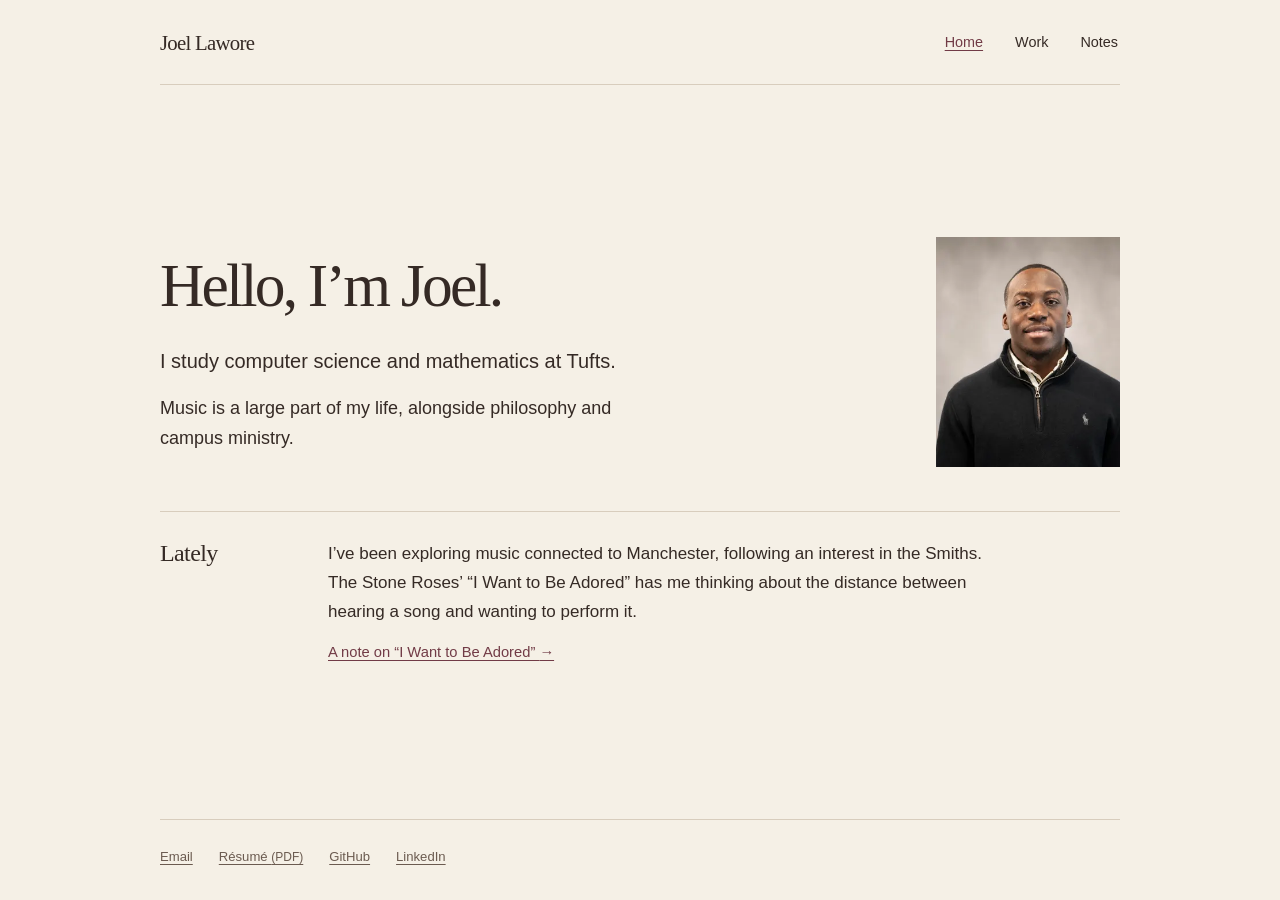
<file: index.html>
<!doctype html>
<html lang="en">
<head>
  <meta charset="utf-8">
  <meta name="viewport" content="width=device-width, initial-scale=1">
  <meta name="description" content="Joel Lawore’s home on the web. Computer science and mathematics at Tufts, selected work, and notes on music and other interests.">
  <meta name="theme-color" content="#f5f0e6">
  <title>Joel Lawore</title>
  <link rel="icon" href="assets/favicon.svg" type="image/svg+xml">
  <link rel="stylesheet" href="styles.css">
</head>
<body class="home">
  <a class="skip-link" href="#main">Skip to content</a>
  <header class="site-header shell">
    <a class="brand" href="index.html">Joel Lawore</a>
    <nav class="nav" aria-label="Primary navigation">
      <a href="index.html" aria-current="page">Home</a>
      <a href="work.html">Work</a>
      <a href="notes.html">Notes</a>
    </nav>
  </header>
  <main id="main" class="shell" tabindex="-1">
    <div class="home-content">
      <div class="home-intro">
        <div class="intro-copy">
          <h1>Hello, I’m Joel.</h1>
          <p class="home-lede">I study computer science and mathematics at Tufts.</p>
          <p>Music is a large part of my life, alongside philosophy and campus ministry.</p>
        </div>
        <img class="portrait" src="assets/joel-lawore-320.webp" srcset="assets/joel-lawore-320.webp 320w, assets/joel-lawore-640.webp 640w" sizes="(max-width: 700px) 144px, 184px" width="320" height="400" alt="Joel Lawore" fetchpriority="high" decoding="async">
      </div>
      <section class="lately" aria-labelledby="lately">
        <h2 id="lately">Lately</h2>
        <div>
          <p>I’ve been exploring music connected to Manchester, following an interest in the Smiths. The Stone Roses’ “I Want to Be Adored” has me thinking about the distance between hearing a song and wanting to perform it.</p>
          <a class="text-link" href="notes/i-want-to-be-adored.html">A note on “I Want to Be Adored” <span aria-hidden="true">→</span></a>
        </div>
      </section>
    </div>
  </main>
  <footer class="site-footer shell">
    <nav class="footer-links" aria-label="Contact and profiles">
      <a href="mailto:joellawore@gmail.com">Email</a>
      <a href="assets/joel-lawore-resume.pdf">Résumé <span class="file-type">(PDF)</span></a>
      <a href="https://github.com/joellawore" rel="me">GitHub</a>
      <a href="https://www.linkedin.com/in/joellawore" rel="me">LinkedIn</a>
    </nav>
  </footer>
</body>
</html>
</file>
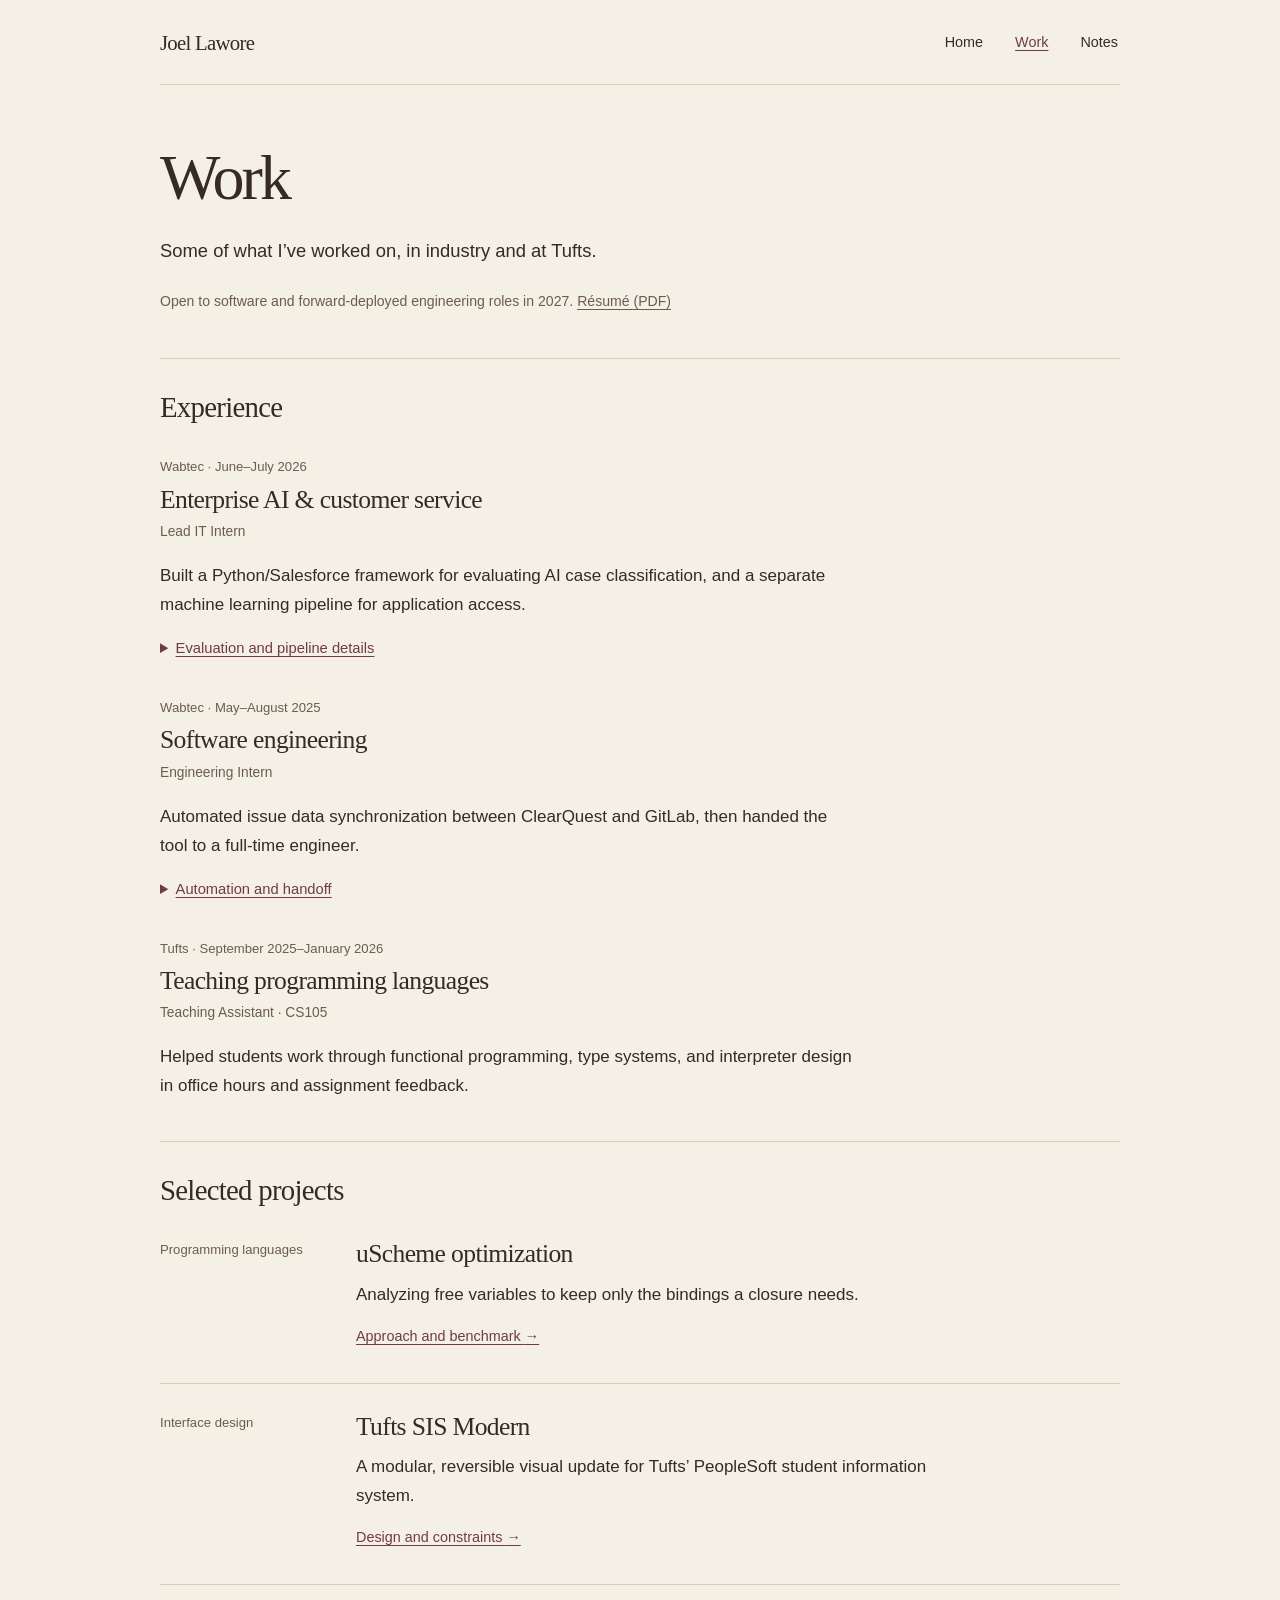
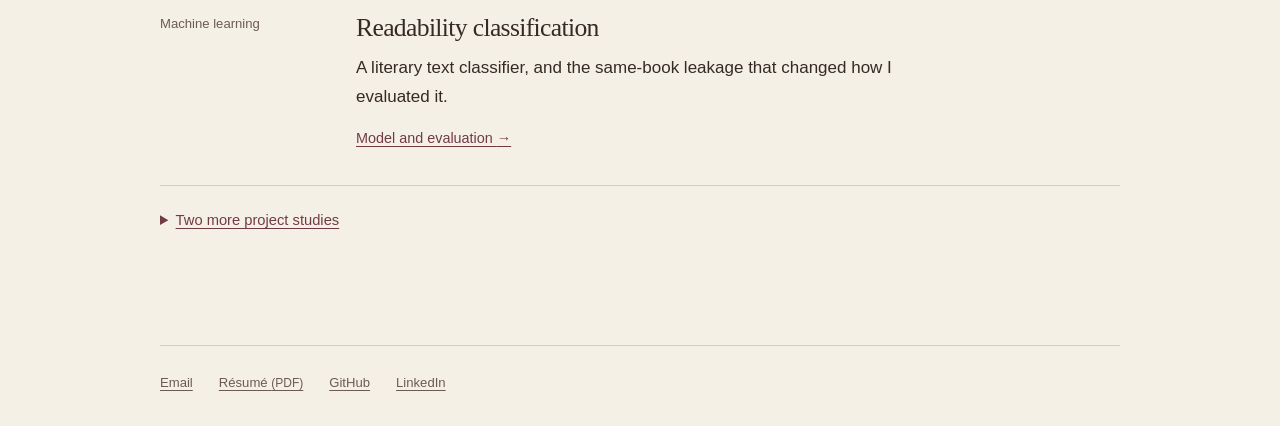
<file: about.html>
<!doctype html>
<html lang="en">
<head>
  <meta charset="utf-8">
  <meta name="viewport" content="width=device-width, initial-scale=1">
  <meta http-equiv="refresh" content="0; url=work.html#experience">
  <meta name="robots" content="noindex">
  <link rel="canonical" href="https://joellawore.com/work.html">
  <title>Continue to Work — Joel Lawore</title>
  <link rel="stylesheet" href="styles.css">
</head>
<body>
  <main class="shell page-intro"><h1>Work</h1><p class="lede">Experience and teaching have moved to <a href="work.html#experience">Work</a>.</p></main>
</body>
</html>
</file>
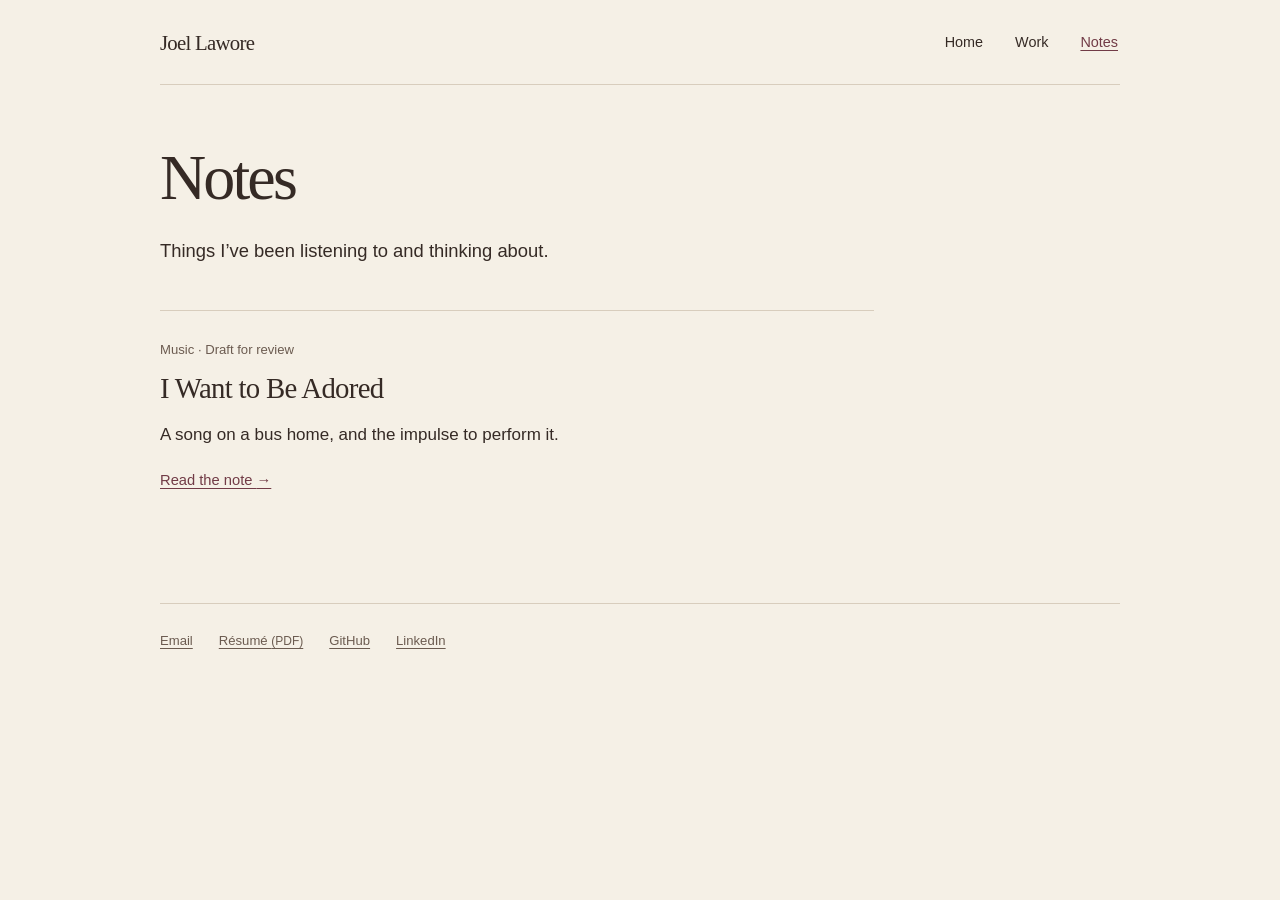
<file: notes.html>
<!doctype html>
<html lang="en">
<head>
  <meta charset="utf-8">
  <meta name="viewport" content="width=device-width, initial-scale=1">
  <meta name="description" content="Short notes by Joel Lawore on music and things that hold his attention.">
  <meta name="theme-color" content="#f5f0e6">
  <title>Notes — Joel Lawore</title>
  <link rel="icon" href="assets/favicon.svg" type="image/svg+xml">
  <link rel="stylesheet" href="styles.css">
</head>
<body>
  <a class="skip-link" href="#main">Skip to content</a>
  <header class="site-header shell">
    <a class="brand" href="index.html">Joel Lawore</a>
    <nav class="nav" aria-label="Primary navigation">
      <a href="index.html">Home</a>
      <a href="work.html">Work</a>
      <a href="notes.html" aria-current="page">Notes</a>
    </nav>
  </header>
  <main id="main" class="shell" tabindex="-1">
    <div class="page-intro">
      <h1>Notes</h1>
      <p class="lede">Things I’ve been listening to and thinking about.</p>
    </div>
    <article class="note-entry">
      <p class="entry-meta">Music · Draft for review</p>
      <h2><a href="notes/i-want-to-be-adored.html">I Want to Be Adored</a></h2>
      <p>A song on a bus home, and the impulse to perform it.</p>
      <a class="text-link" href="notes/i-want-to-be-adored.html">Read the note <span aria-hidden="true">→</span></a>
    </article>
  </main>
  <footer class="site-footer shell">
    <nav class="footer-links" aria-label="Contact and profiles">
      <a href="mailto:joellawore@gmail.com">Email</a>
      <a href="assets/joel-lawore-resume.pdf">Résumé <span class="file-type">(PDF)</span></a>
      <a href="https://github.com/joellawore" rel="me">GitHub</a>
      <a href="https://www.linkedin.com/in/joellawore" rel="me">LinkedIn</a>
    </nav>
  </footer>
</body>
</html>
</file>
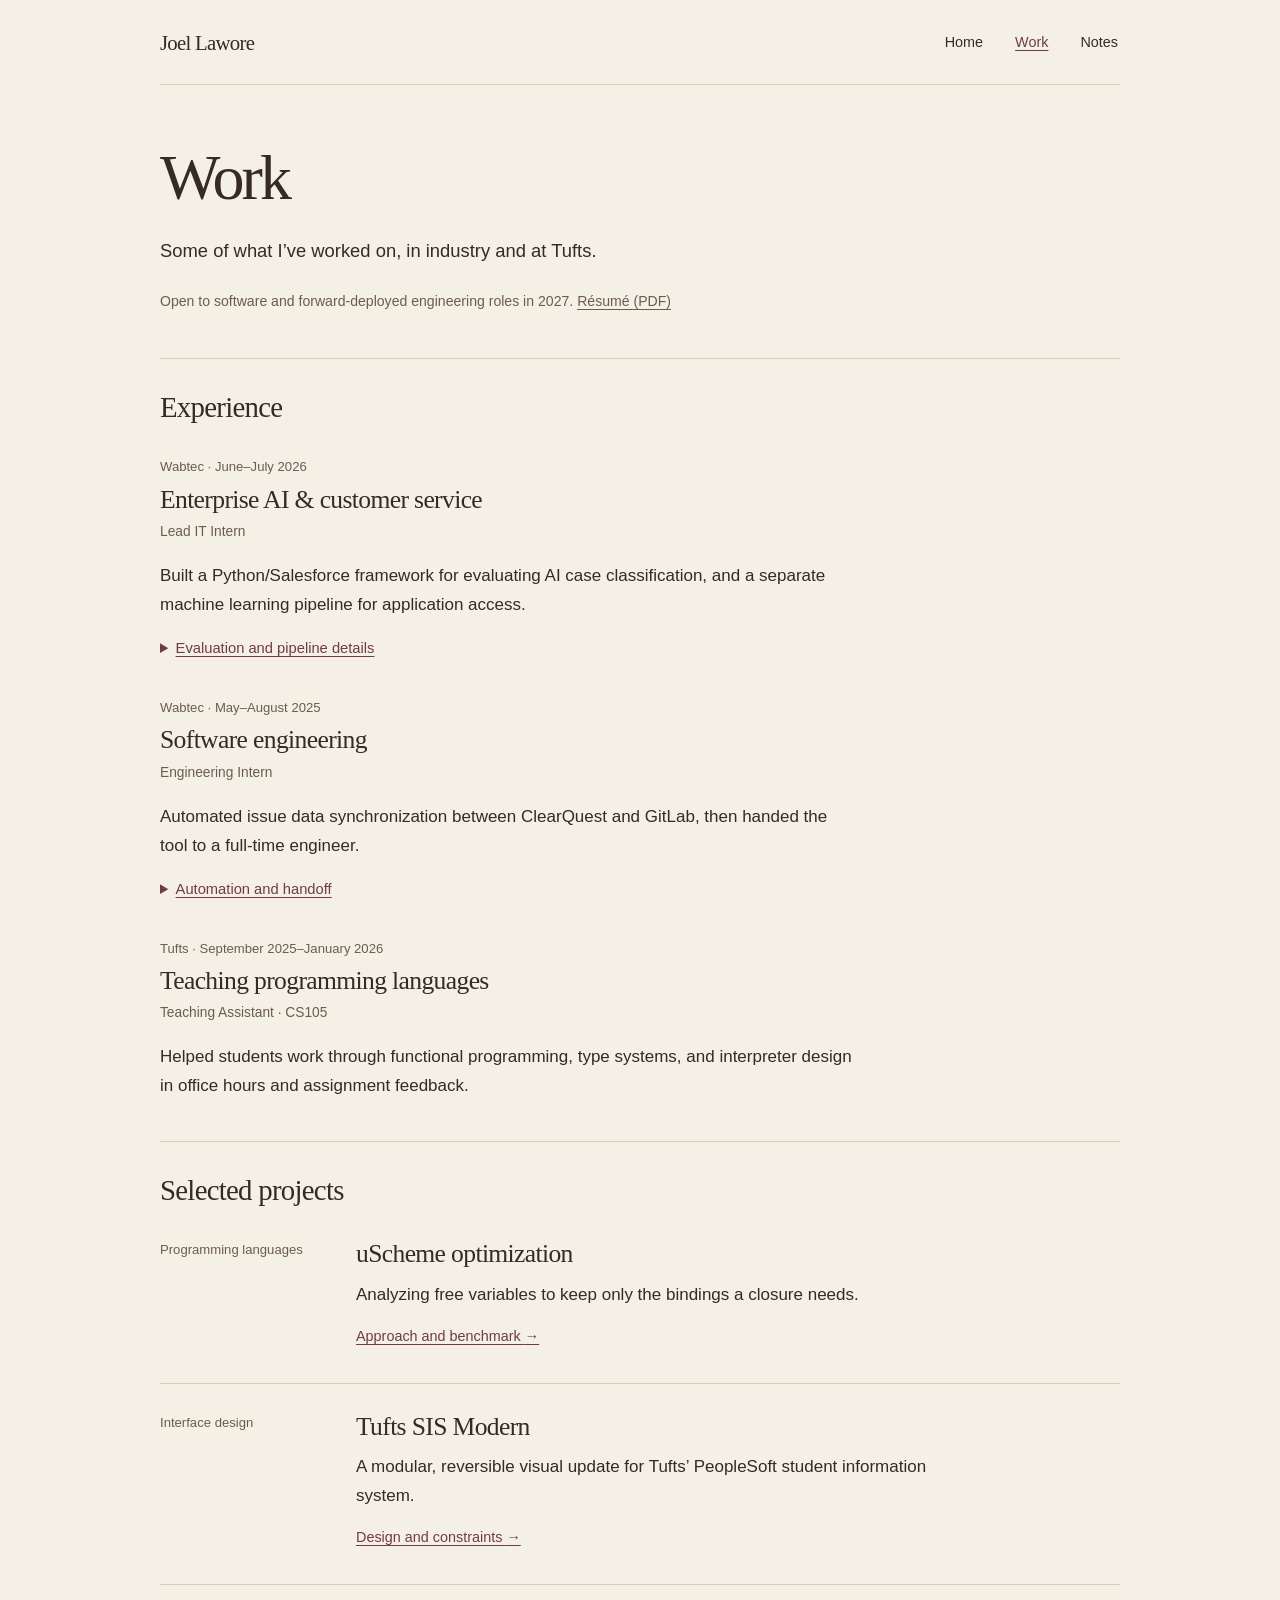
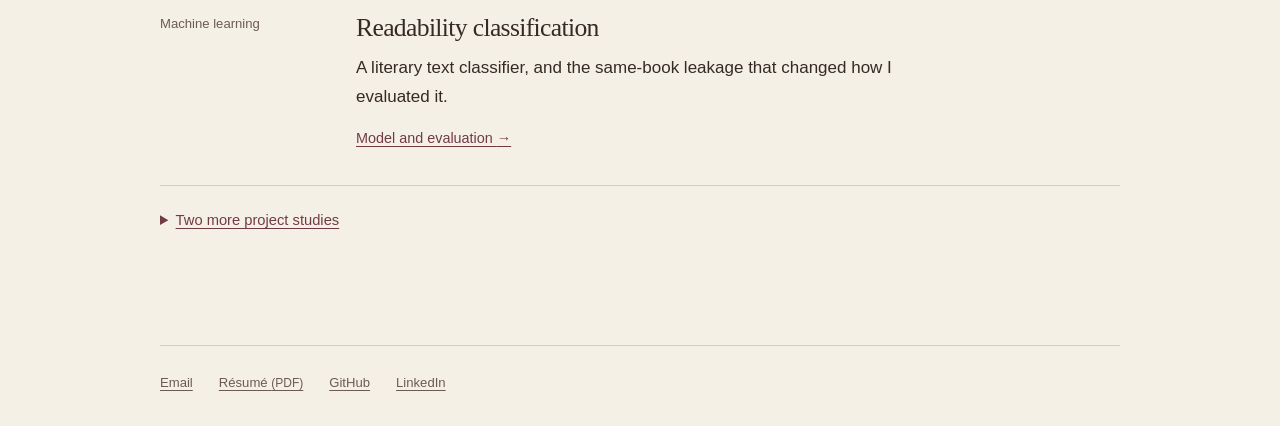
<file: work.html>
<!doctype html>
<html lang="en">
<head>
  <meta charset="utf-8">
  <meta name="viewport" content="width=device-width, initial-scale=1">
  <meta name="description" content="Joel Lawore’s work at Wabtec and Tufts, and selected projects in programming languages, interface design, and machine learning.">
  <meta name="theme-color" content="#f5f0e6">
  <title>Work — Joel Lawore</title>
  <link rel="icon" href="assets/favicon.svg" type="image/svg+xml">
  <link rel="stylesheet" href="styles.css">
</head>
<body>
  <a class="skip-link" href="#main">Skip to content</a>
  <header class="site-header shell">
    <a class="brand" href="index.html">Joel Lawore</a>
    <nav class="nav" aria-label="Primary navigation">
      <a href="index.html">Home</a>
      <a href="work.html" aria-current="page">Work</a>
      <a href="notes.html">Notes</a>
    </nav>
  </header>
  <main id="main" class="shell" tabindex="-1">
    <div class="page-intro">
      <h1>Work</h1>
      <p class="lede">Some of what I’ve worked on, in industry and at Tufts.</p>
      <p class="availability">Open to software and forward-deployed engineering roles in 2027. <a href="assets/joel-lawore-resume.pdf">Résumé (PDF)</a></p>
    </div>
    <section class="work-section" aria-labelledby="experience">
      <h2 id="experience">Experience</h2>
      <div class="experience-list">
        <article class="experience">
          <p class="entry-meta">Wabtec · June–July 2026</p>
          <h3>Enterprise AI &amp; customer service</h3>
          <p class="role">Lead IT Intern</p>
          <p>Built a Python/Salesforce framework for evaluating AI case classification, and a separate machine learning pipeline for application access.</p>
          <details>
            <summary>Evaluation and pipeline details</summary>
            <div class="disclosure-body">
              <p>I investigated failures in a Salesforce Agentforce rollout. A ground-truth benchmark of approximately 150 cases across 15 representatives gave the team a repeatable way to measure classification accuracy.</p>
              <p>For the intern technology challenge, I led the winning team and built a pipeline to identify employees eligible for least-privilege application access. I handed it off with GitLab CI/CD, Docker, scheduled runs, and automated SQL uploads for Power BI.</p>
            </div>
          </details>
        </article>
        <article class="experience">
          <p class="entry-meta">Wabtec · May–August 2025</p>
          <h3>Software engineering</h3>
          <p class="role">Engineering Intern</p>
          <p>Automated issue data synchronization between ClearQuest and GitLab, then handed the tool to a full-time engineer.</p>
          <details>
            <summary>Automation and handoff</summary>
            <div class="disclosure-body"><p>The Python automation synchronized issue status, ownership, and workflow data. I presented it to senior leaders across application teams before the handoff.</p></div>
          </details>
        </article>
        <article class="experience">
          <p class="entry-meta">Tufts · September 2025–January 2026</p>
          <h3>Teaching programming languages</h3>
          <p class="role">Teaching Assistant · CS105</p>
          <p>Helped students work through functional programming, type systems, and interpreter design in office hours and assignment feedback.</p>
        </article>
      </div>
    </section>
    <section class="work-section" aria-labelledby="projects">
      <h2 id="projects">Selected projects</h2>
      <ol class="project-list">
        <li class="project-row">
          <p class="entry-meta">Programming languages</p>
          <article>
            <h3><a href="projects/uscheme.html">uScheme optimization</a></h3>
            <p>Analyzing free variables to keep only the bindings a closure needs.</p>
            <a class="text-link" href="projects/uscheme.html">Approach and benchmark <span aria-hidden="true">→</span></a>
          </article>
        </li>
        <li class="project-row">
          <p class="entry-meta">Interface design</p>
          <article>
            <h3><a href="projects/sis-modern.html">Tufts SIS Modern</a></h3>
            <p>A modular, reversible visual update for Tufts’ PeopleSoft student information system.</p>
            <a class="text-link" href="projects/sis-modern.html">Design and constraints <span aria-hidden="true">→</span></a>
          </article>
        </li>
        <li class="project-row">
          <p class="entry-meta">Machine learning</p>
          <article>
            <h3><a href="projects/readability.html">Readability classification</a></h3>
            <p>A literary text classifier, and the same-book leakage that changed how I evaluated it.</p>
            <a class="text-link" href="projects/readability.html">Model and evaluation <span aria-hidden="true">→</span></a>
          </article>
        </li>
      </ol>
      <details class="other-work">
        <summary>Two more project studies</summary>
        <ul class="disclosure-body">
          <li><a href="projects/universal-machine.html">Universal Machine</a> — profiling a 32-bit virtual machine.</li>
          <li><a href="projects/skin-lesion.html">Skin-lesion classification</a> — patient-grouped evaluation and subgroup performance.</li>
        </ul>
      </details>
    </section>
  </main>
  <footer class="site-footer shell">
    <nav class="footer-links" aria-label="Contact and profiles">
      <a href="mailto:joellawore@gmail.com">Email</a>
      <a href="assets/joel-lawore-resume.pdf">Résumé <span class="file-type">(PDF)</span></a>
      <a href="https://github.com/joellawore" rel="me">GitHub</a>
      <a href="https://www.linkedin.com/in/joellawore" rel="me">LinkedIn</a>
    </nav>
  </footer>
</body>
</html>
</file>
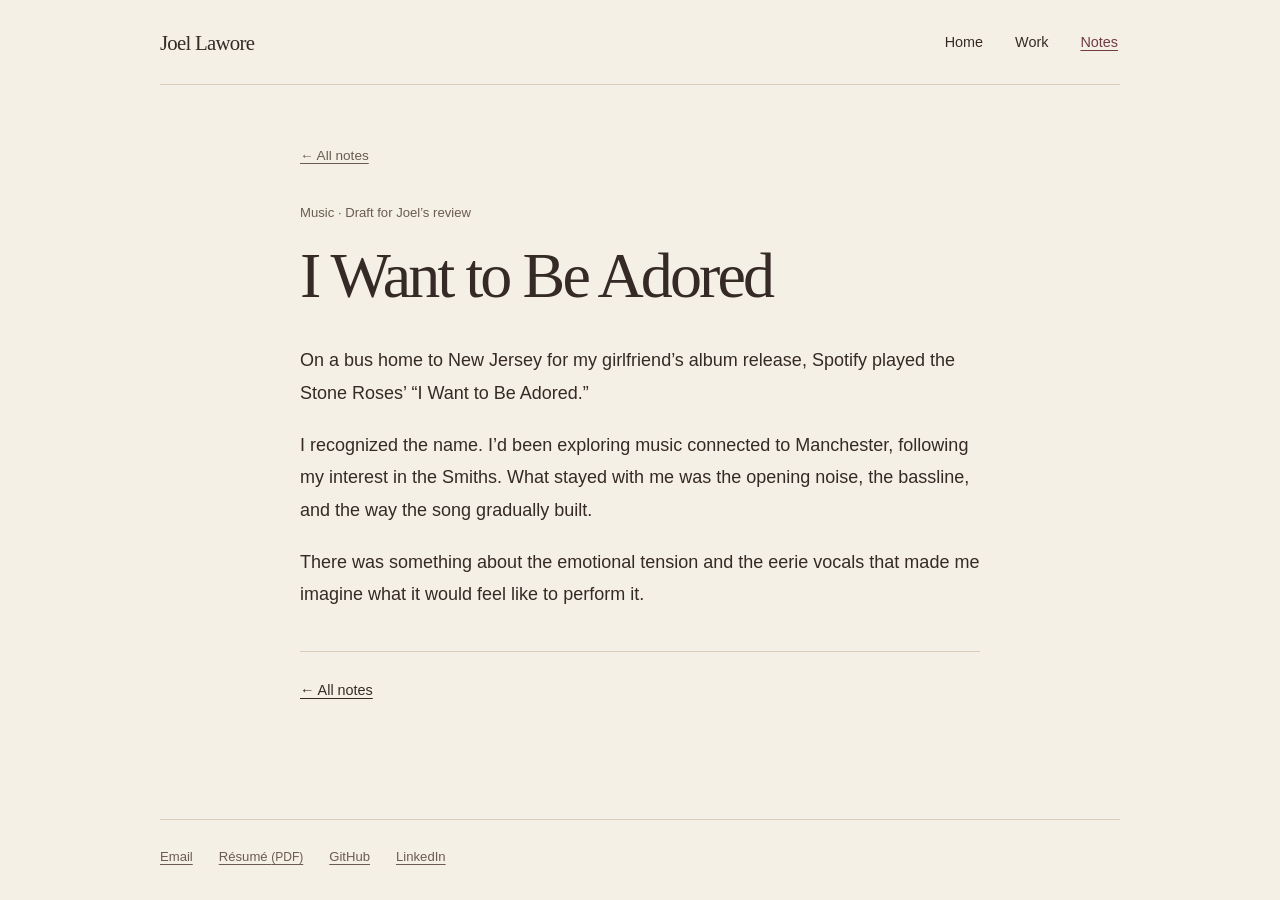
<file: notes/i-want-to-be-adored.html>
<!doctype html>
<html lang="en">
<head>
  <meta charset="utf-8">
  <meta name="viewport" content="width=device-width, initial-scale=1">
  <meta name="description" content="A short listening note by Joel Lawore on the Stone Roses’ I Want to Be Adored.">
  <meta name="robots" content="noindex">
  <meta name="theme-color" content="#f5f0e6">
  <title>I Want to Be Adored — Joel Lawore</title>
  <link rel="icon" href="../assets/favicon.svg" type="image/svg+xml">
  <link rel="stylesheet" href="../styles.css">
</head>
<body class="reading-page">
  <a class="skip-link" href="#main">Skip to content</a>
  <header class="site-header shell">
    <a class="brand" href="../index.html">Joel Lawore</a>
    <nav class="nav" aria-label="Primary navigation">
      <a href="../index.html">Home</a>
      <a href="../work.html">Work</a>
      <a href="../notes.html" aria-current="location">Notes</a>
    </nav>
  </header>
  <main id="main" class="shell reading" tabindex="-1">
    <article>
      <header class="page-intro">
        <a class="breadcrumb" href="../notes.html">← All notes</a>
        <p class="entry-meta">Music · Draft for Joel’s review</p>
        <h1>I Want to Be Adored</h1>
      </header>
      <div class="note-prose">
        <p>On a bus home to New Jersey for my girlfriend’s album release, Spotify played the Stone Roses’ “I Want to Be Adored.”</p>
        <p>I recognized the name. I’d been exploring music connected to Manchester, following my interest in the Smiths. What stayed with me was the opening noise, the bassline, and the way the song gradually built.</p>
        <p>There was something about the emotional tension and the eerie vocals that made me imagine what it would feel like to perform it.</p>
      </div>
    </article>
    <div class="reading-end"><a href="../notes.html">← All notes</a></div>
  </main>
  <footer class="site-footer shell">
    <nav class="footer-links" aria-label="Contact and profiles">
      <a href="mailto:joellawore@gmail.com">Email</a>
      <a href="../assets/joel-lawore-resume.pdf">Résumé <span class="file-type">(PDF)</span></a>
      <a href="https://github.com/joellawore" rel="me">GitHub</a>
      <a href="https://www.linkedin.com/in/joellawore" rel="me">LinkedIn</a>
    </nav>
  </footer>
</body>
</html>
</file>
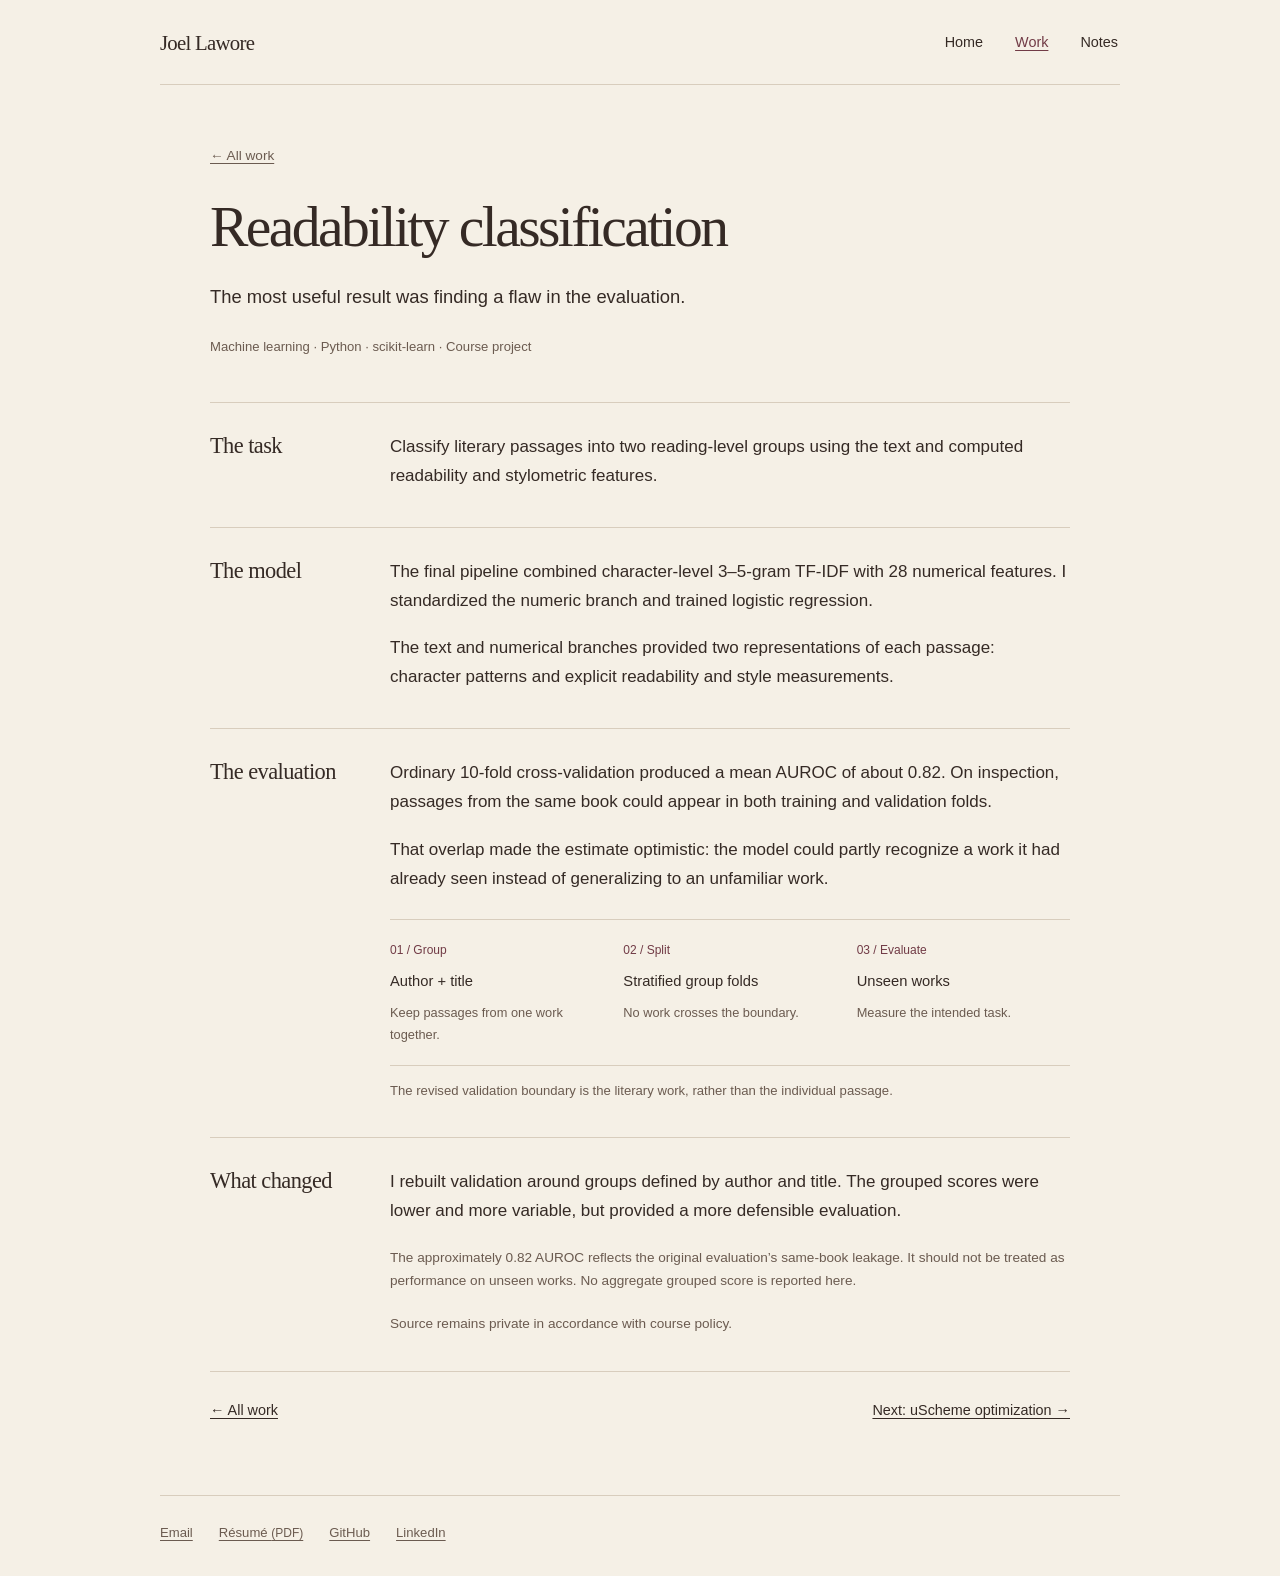
<file: projects/readability.html>
<!doctype html>
<html lang="en">
<head>
  <meta charset="utf-8">
  <meta name="viewport" content="width=device-width, initial-scale=1">
  <meta name="description" content="A literary readability classifier using TF-IDF and engineered features, with author/title-grouped validation to prevent same-book leakage.">
  <meta name="theme-color" content="#f5f0e6">
  <title>Readability classification — Joel Lawore</title>
  <link rel="icon" href="../assets/favicon.svg" type="image/svg+xml">
  <link rel="stylesheet" href="../styles.css">
</head>
<body>
  <a class="skip-link" href="#main">Skip to content</a>
  <header class="site-header shell"><a class="brand" href="../index.html">Joel Lawore</a><nav class="nav" aria-label="Primary navigation">
      <a href="../index.html">Home</a>
      <a href="../work.html" aria-current="location">Work</a>
      <a href="../notes.html">Notes</a>
    </nav></header>
  <main id="main" class="shell case" tabindex="-1">
    <div class="page-intro"><a class="breadcrumb" href="../work.html">← All work</a><h1>Readability classification</h1><p class="lede">The most useful result was finding a flaw in the evaluation.</p><p class="project-meta">Machine learning · Python · scikit-learn · Course project</p></div>
    <section class="case-section" aria-labelledby="problem"><h2 id="problem">The task</h2><div><p>Classify literary passages into two reading-level groups using the text and computed readability and stylometric features.</p></div></section>
    <section class="case-section" aria-labelledby="model"><h2 id="model">The model</h2><div><p>The final pipeline combined character-level 3–5-gram TF-IDF with 28 numerical features. I standardized the numeric branch and trained logistic regression.</p><p>The text and numerical branches provided two representations of each passage: character patterns and explicit readability and style measurements.</p></div></section>
    <section class="case-section" aria-labelledby="evaluation"><h2 id="evaluation">The evaluation</h2><div>
      <p>Ordinary 10-fold cross-validation produced a mean AUROC of about 0.82. On inspection, passages from the same book could appear in both training and validation folds.</p><p>That overlap made the estimate optimistic: the model could partly recognize a work it had already seen instead of generalizing to an unfamiliar work.</p>
      <figure><div class="process"><div><span>01 / Group</span><strong>Author + title</strong><small>Keep passages from one work together.</small></div><div><span>02 / Split</span><strong>Stratified group folds</strong><small>No work crosses the boundary.</small></div><div><span>03 / Evaluate</span><strong>Unseen works</strong><small>Measure the intended task.</small></div></div><figcaption>The revised validation boundary is the literary work, rather than the individual passage.</figcaption></figure>
    </div></section>
    <section class="case-section" aria-labelledby="result"><h2 id="result">What changed</h2><div><p>I rebuilt validation around groups defined by author and title. The grouped scores were lower and more variable, but provided a more defensible evaluation.</p><p class="note">The approximately 0.82 AUROC reflects the original evaluation’s same-book leakage. It should not be treated as performance on unseen works. No aggregate grouped score is reported here.</p><p class="note">Source remains private in accordance with course policy.</p></div></section>
    <div class="case-end"><a href="../work.html">← All work</a><a href="uscheme.html">Next: uScheme optimization →</a></div>
  </main>
  <footer class="site-footer shell">
    <nav class="footer-links" aria-label="Contact and profiles">
      <a href="mailto:joellawore@gmail.com">Email</a>
      <a href="../assets/joel-lawore-resume.pdf">Résumé <span class="file-type">(PDF)</span></a>
      <a href="https://github.com/joellawore" rel="me">GitHub</a>
      <a href="https://www.linkedin.com/in/joellawore" rel="me">LinkedIn</a>
    </nav>
  </footer>
</body>
</html>
</file>
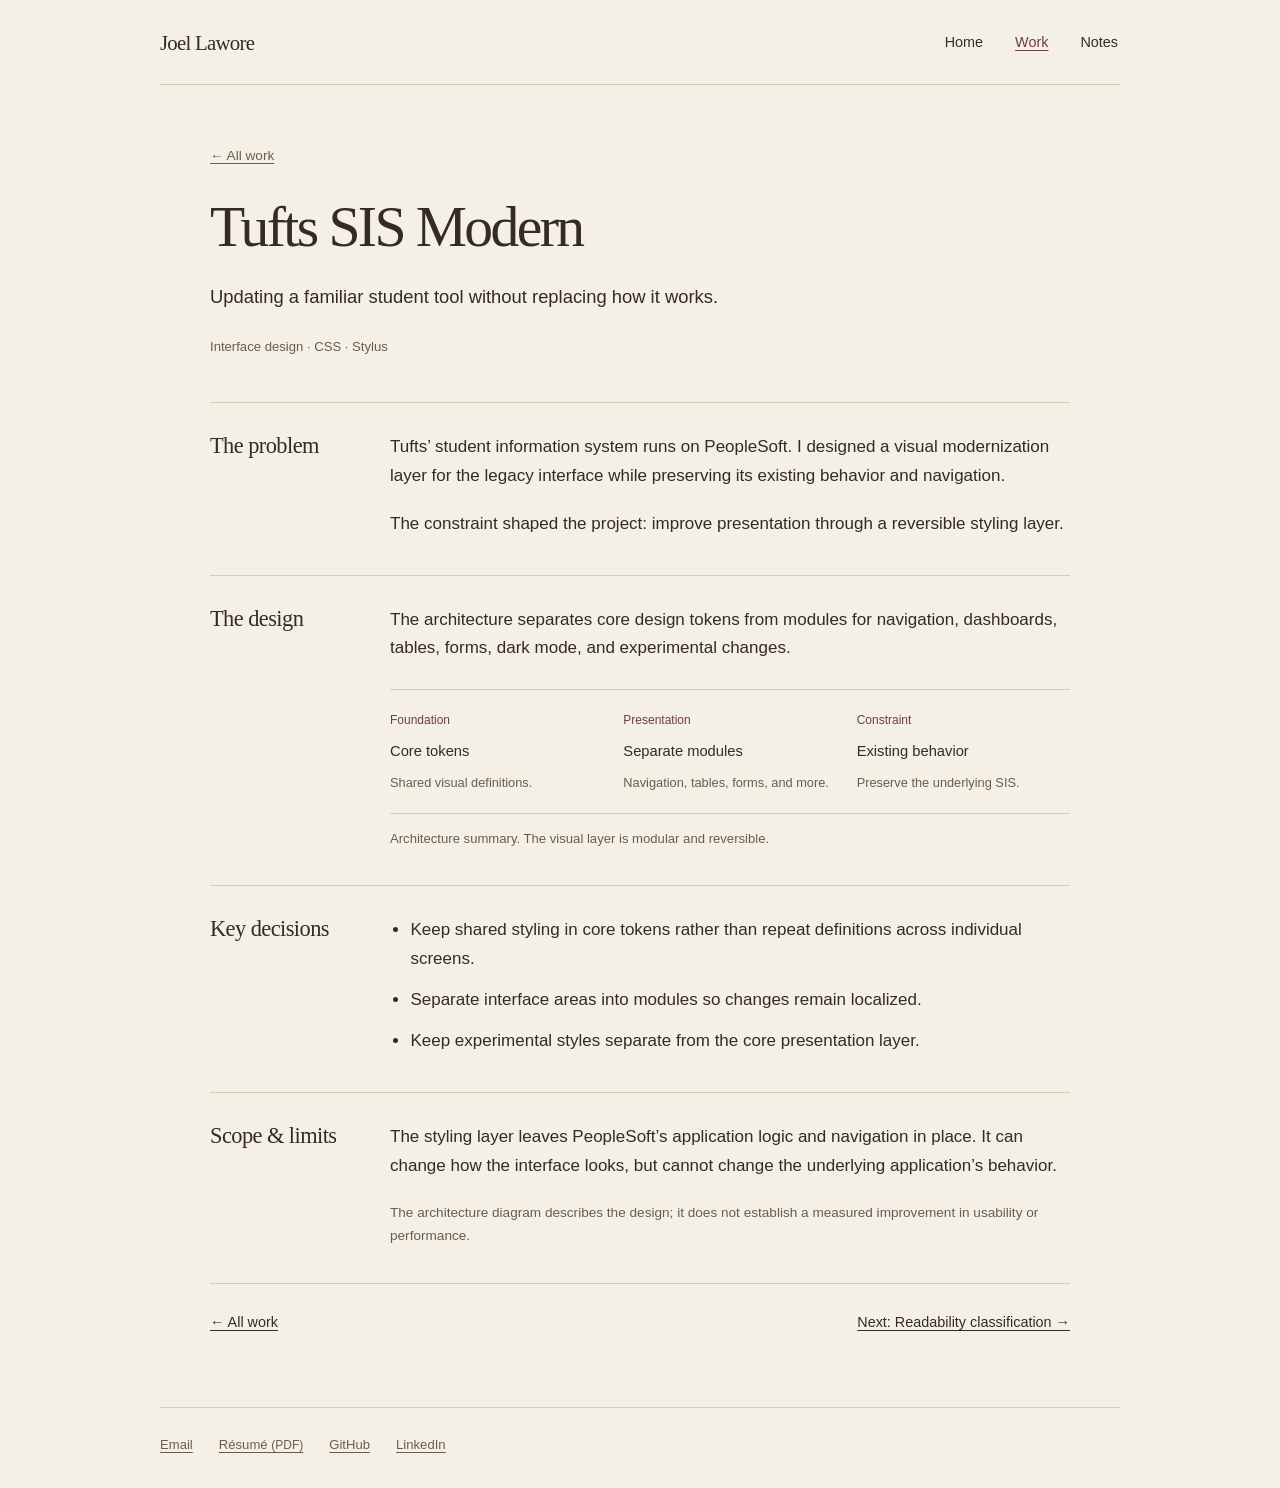
<file: projects/sis-modern.html>
<!doctype html>
<html lang="en">
<head>
  <meta charset="utf-8">
  <meta name="viewport" content="width=device-width, initial-scale=1">
  <meta name="description" content="Tufts SIS Modern: a modular, reversible visual modernization layer for the PeopleSoft student information system.">
  <meta name="theme-color" content="#f5f0e6">
  <title>Tufts SIS Modern — Joel Lawore</title>
  <link rel="icon" href="../assets/favicon.svg" type="image/svg+xml">
  <link rel="stylesheet" href="../styles.css">
</head>
<body>
  <a class="skip-link" href="#main">Skip to content</a>
  <header class="site-header shell"><a class="brand" href="../index.html">Joel Lawore</a><nav class="nav" aria-label="Primary navigation">
      <a href="../index.html">Home</a>
      <a href="../work.html" aria-current="location">Work</a>
      <a href="../notes.html">Notes</a>
    </nav></header>
  <main id="main" class="shell case" tabindex="-1">
    <div class="page-intro"><a class="breadcrumb" href="../work.html">← All work</a><h1>Tufts SIS Modern</h1><p class="lede">Updating a familiar student tool without replacing how it works.</p><p class="project-meta">Interface design · CSS · Stylus</p></div>
    <section class="case-section" aria-labelledby="problem"><h2 id="problem">The problem</h2><div><p>Tufts’ student information system runs on PeopleSoft. I designed a visual modernization layer for the legacy interface while preserving its existing behavior and navigation.</p><p>The constraint shaped the project: improve presentation through a reversible styling layer.</p></div></section>
    <section class="case-section" aria-labelledby="design"><h2 id="design">The design</h2><div>
      <p>The architecture separates core design tokens from modules for navigation, dashboards, tables, forms, dark mode, and experimental changes.</p>
      <figure><div class="process"><div><span>Foundation</span><strong>Core tokens</strong><small>Shared visual definitions.</small></div><div><span>Presentation</span><strong>Separate modules</strong><small>Navigation, tables, forms, and more.</small></div><div><span>Constraint</span><strong>Existing behavior</strong><small>Preserve the underlying SIS.</small></div></div><figcaption>Architecture summary. The visual layer is modular and reversible.</figcaption></figure>
    </div></section>
    <section class="case-section" aria-labelledby="decisions"><h2 id="decisions">Key decisions</h2><div><ul><li>Keep shared styling in core tokens rather than repeat definitions across individual screens.</li><li>Separate interface areas into modules so changes remain localized.</li><li>Keep experimental styles separate from the core presentation layer.</li></ul></div></section>
    <section class="case-section" aria-labelledby="limits"><h2 id="limits">Scope &amp; limits</h2><div><p>The styling layer leaves PeopleSoft’s application logic and navigation in place. It can change how the interface looks, but cannot change the underlying application’s behavior.</p><p class="note">The architecture diagram describes the design; it does not establish a measured improvement in usability or performance.</p></div></section>
    <div class="case-end"><a href="../work.html">← All work</a><a href="readability.html">Next: Readability classification →</a></div>
  </main>
  <footer class="site-footer shell">
    <nav class="footer-links" aria-label="Contact and profiles">
      <a href="mailto:joellawore@gmail.com">Email</a>
      <a href="../assets/joel-lawore-resume.pdf">Résumé <span class="file-type">(PDF)</span></a>
      <a href="https://github.com/joellawore" rel="me">GitHub</a>
      <a href="https://www.linkedin.com/in/joellawore" rel="me">LinkedIn</a>
    </nav>
  </footer>
</body>
</html>
</file>
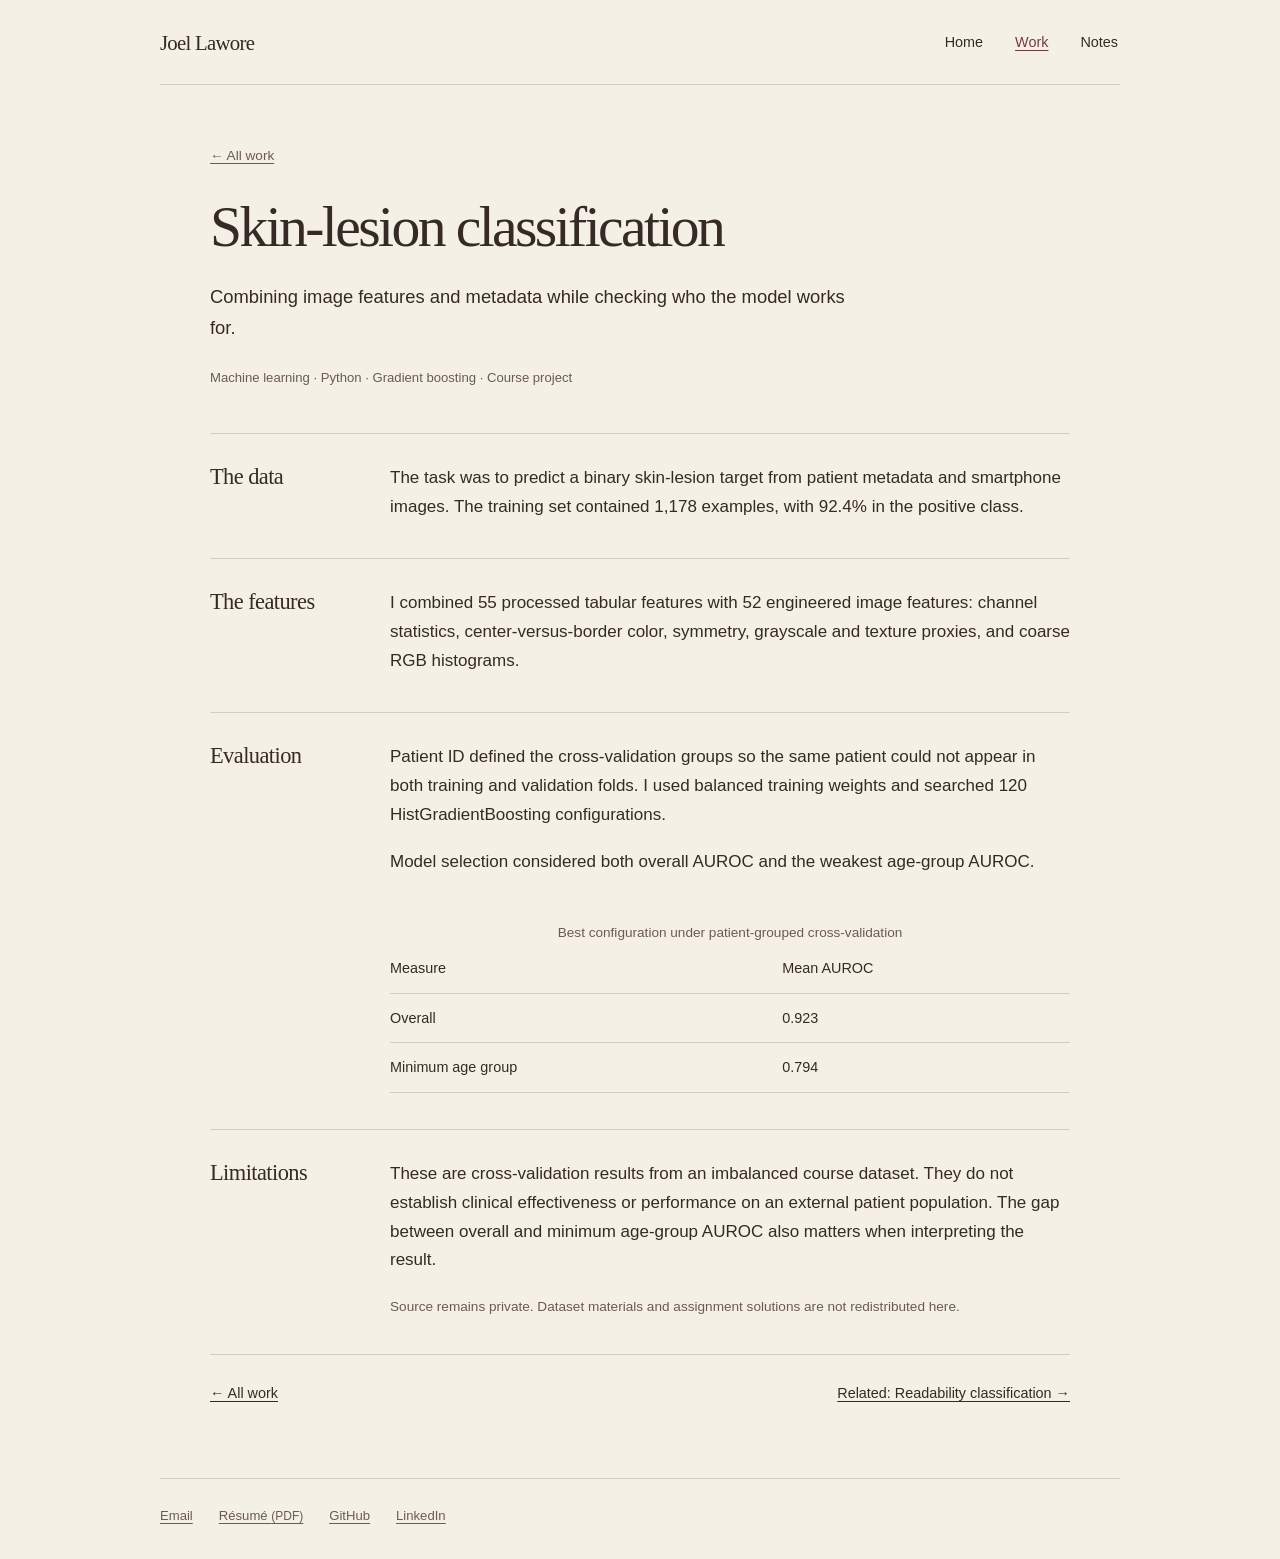
<file: projects/skin-lesion.html>
<!doctype html>
<html lang="en">
<head>
  <meta charset="utf-8">
  <meta name="viewport" content="width=device-width, initial-scale=1">
  <meta name="description" content="A skin-lesion classification course project combining metadata and image features, patient-grouped validation, and subgroup-aware model selection.">
  <meta name="theme-color" content="#f5f0e6">
  <title>Skin-lesion classification — Joel Lawore</title>
  <link rel="icon" href="../assets/favicon.svg" type="image/svg+xml">
  <link rel="stylesheet" href="../styles.css">
</head>
<body>
  <a class="skip-link" href="#main">Skip to content</a>
  <header class="site-header shell"><a class="brand" href="../index.html">Joel Lawore</a><nav class="nav" aria-label="Primary navigation">
      <a href="../index.html">Home</a>
      <a href="../work.html" aria-current="location">Work</a>
      <a href="../notes.html">Notes</a>
    </nav></header>
  <main id="main" class="shell case" tabindex="-1">
    <div class="page-intro"><a class="breadcrumb" href="../work.html">← All work</a><h1>Skin-lesion classification</h1><p class="lede">Combining image features and metadata while checking who the model works for.</p><p class="project-meta">Machine learning · Python · Gradient boosting · Course project</p></div>
    <section class="case-section" aria-labelledby="data"><h2 id="data">The data</h2><div><p>The task was to predict a binary skin-lesion target from patient metadata and smartphone images. The training set contained 1,178 examples, with 92.4% in the positive class.</p></div></section>
    <section class="case-section" aria-labelledby="features"><h2 id="features">The features</h2><div><p>I combined 55 processed tabular features with 52 engineered image features: channel statistics, center-versus-border color, symmetry, grayscale and texture proxies, and coarse RGB histograms.</p></div></section>
    <section class="case-section" aria-labelledby="evaluation"><h2 id="evaluation">Evaluation</h2><div><p>Patient ID defined the cross-validation groups so the same patient could not appear in both training and validation folds. I used balanced training weights and searched 120 HistGradientBoosting configurations.</p><p>Model selection considered both overall AUROC and the weakest age-group AUROC.</p><table class="results"><caption class="note">Best configuration under patient-grouped cross-validation</caption><thead><tr><th scope="col">Measure</th><th scope="col">Mean AUROC</th></tr></thead><tbody><tr><th scope="row">Overall</th><td>0.923</td></tr><tr><th scope="row">Minimum age group</th><td>0.794</td></tr></tbody></table></div></section>
    <section class="case-section" aria-labelledby="limits"><h2 id="limits">Limitations</h2><div><p>These are cross-validation results from an imbalanced course dataset. They do not establish clinical effectiveness or performance on an external patient population. The gap between overall and minimum age-group AUROC also matters when interpreting the result.</p><p class="note">Source remains private. Dataset materials and assignment solutions are not redistributed here.</p></div></section>
    <div class="case-end"><a href="../work.html">← All work</a><a href="readability.html">Related: Readability classification →</a></div>
  </main>
  <footer class="site-footer shell">
    <nav class="footer-links" aria-label="Contact and profiles">
      <a href="mailto:joellawore@gmail.com">Email</a>
      <a href="../assets/joel-lawore-resume.pdf">Résumé <span class="file-type">(PDF)</span></a>
      <a href="https://github.com/joellawore" rel="me">GitHub</a>
      <a href="https://www.linkedin.com/in/joellawore" rel="me">LinkedIn</a>
    </nav>
  </footer>
</body>
</html>
</file>
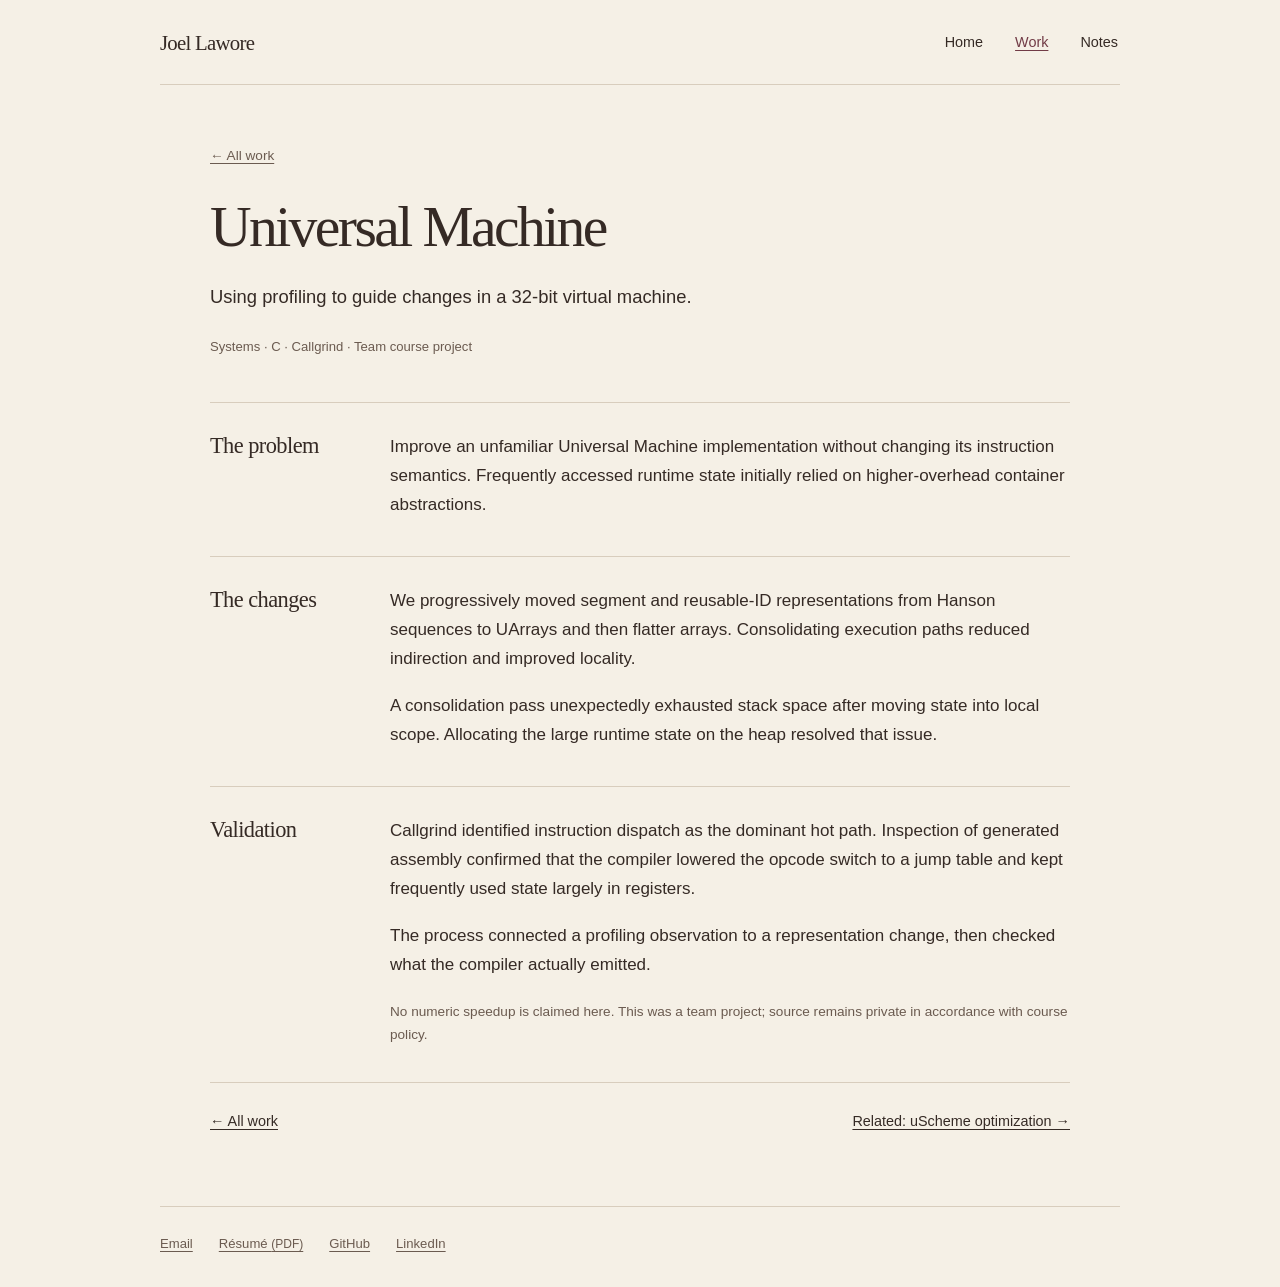
<file: projects/universal-machine.html>
<!doctype html>
<html lang="en">
<head>
  <meta charset="utf-8">
  <meta name="viewport" content="width=device-width, initial-scale=1">
  <meta name="description" content="Profiling a 32-bit Universal Machine in C: representation changes, memory allocation, and assembly-level validation with Callgrind.">
  <meta name="theme-color" content="#f5f0e6">
  <title>Universal Machine — Joel Lawore</title>
  <link rel="icon" href="../assets/favicon.svg" type="image/svg+xml">
  <link rel="stylesheet" href="../styles.css">
</head>
<body>
  <a class="skip-link" href="#main">Skip to content</a>
  <header class="site-header shell"><a class="brand" href="../index.html">Joel Lawore</a><nav class="nav" aria-label="Primary navigation">
      <a href="../index.html">Home</a>
      <a href="../work.html" aria-current="location">Work</a>
      <a href="../notes.html">Notes</a>
    </nav></header>
  <main id="main" class="shell case" tabindex="-1">
    <div class="page-intro"><a class="breadcrumb" href="../work.html">← All work</a><h1>Universal Machine</h1><p class="lede">Using profiling to guide changes in a 32-bit virtual machine.</p><p class="project-meta">Systems · C · Callgrind · Team course project</p></div>
    <section class="case-section" aria-labelledby="problem"><h2 id="problem">The problem</h2><div><p>Improve an unfamiliar Universal Machine implementation without changing its instruction semantics. Frequently accessed runtime state initially relied on higher-overhead container abstractions.</p></div></section>
    <section class="case-section" aria-labelledby="changes"><h2 id="changes">The changes</h2><div><p>We progressively moved segment and reusable-ID representations from Hanson sequences to UArrays and then flatter arrays. Consolidating execution paths reduced indirection and improved locality.</p><p>A consolidation pass unexpectedly exhausted stack space after moving state into local scope. Allocating the large runtime state on the heap resolved that issue.</p></div></section>
    <section class="case-section" aria-labelledby="validation"><h2 id="validation">Validation</h2><div><p>Callgrind identified instruction dispatch as the dominant hot path. Inspection of generated assembly confirmed that the compiler lowered the opcode switch to a jump table and kept frequently used state largely in registers.</p><p>The process connected a profiling observation to a representation change, then checked what the compiler actually emitted.</p><p class="note">No numeric speedup is claimed here. This was a team project; source remains private in accordance with course policy.</p></div></section>
    <div class="case-end"><a href="../work.html">← All work</a><a href="uscheme.html">Related: uScheme optimization →</a></div>
  </main>
  <footer class="site-footer shell">
    <nav class="footer-links" aria-label="Contact and profiles">
      <a href="mailto:joellawore@gmail.com">Email</a>
      <a href="../assets/joel-lawore-resume.pdf">Résumé <span class="file-type">(PDF)</span></a>
      <a href="https://github.com/joellawore" rel="me">GitHub</a>
      <a href="https://www.linkedin.com/in/joellawore" rel="me">LinkedIn</a>
    </nav>
  </footer>
</body>
</html>
</file>
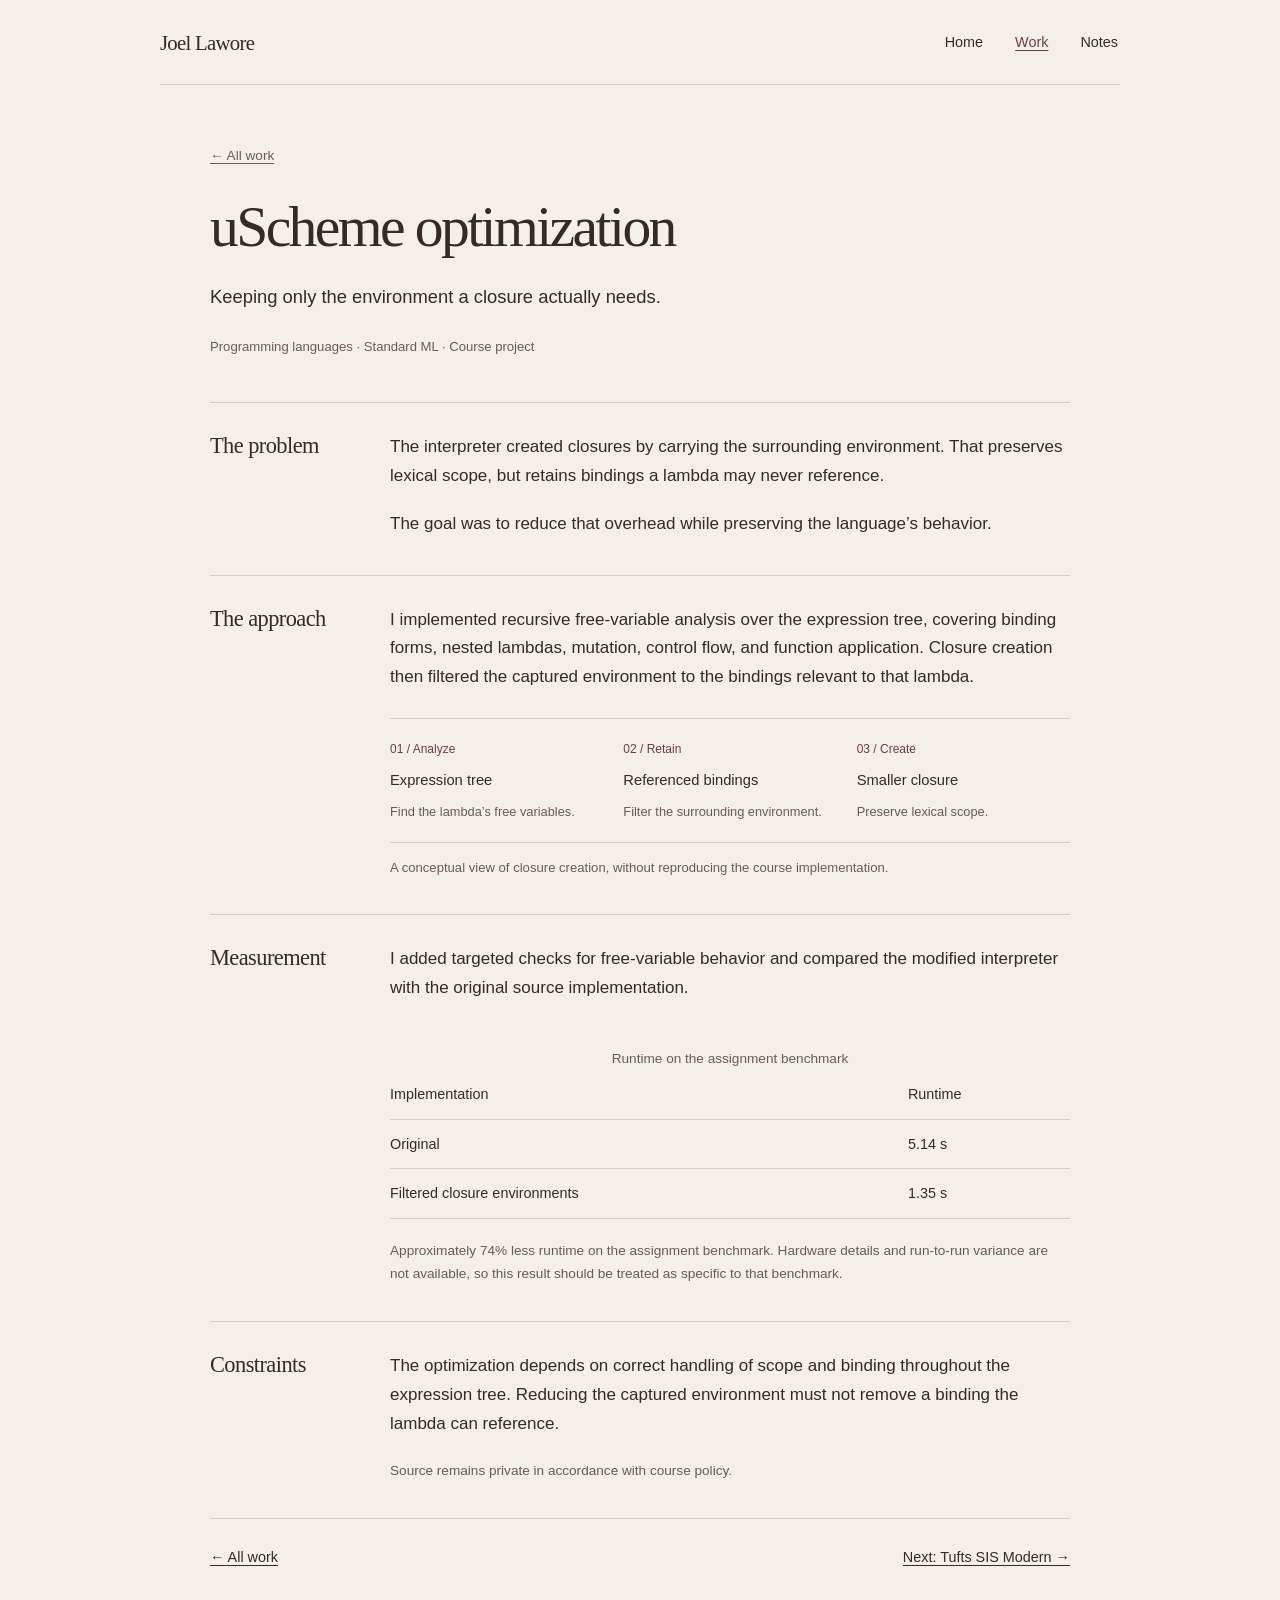
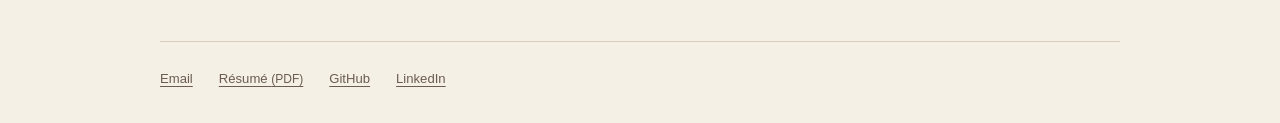
<file: projects/uscheme.html>
<!doctype html>
<html lang="en">
<head>
  <meta charset="utf-8">
  <meta name="viewport" content="width=device-width, initial-scale=1">
  <meta name="description" content="Optimizing uScheme closure environments with free-variable analysis. Assignment benchmark runtime: 5.14 seconds to 1.35 seconds.">
  <meta name="theme-color" content="#f5f0e6">
  <title>uScheme optimization — Joel Lawore</title>
  <link rel="icon" href="../assets/favicon.svg" type="image/svg+xml">
  <link rel="stylesheet" href="../styles.css">
</head>
<body>
  <a class="skip-link" href="#main">Skip to content</a>
  <header class="site-header shell">
    <a class="brand" href="../index.html">Joel Lawore</a>
    <nav class="nav" aria-label="Primary navigation">
      <a href="../index.html">Home</a>
      <a href="../work.html" aria-current="location">Work</a>
      <a href="../notes.html">Notes</a>
    </nav>
  </header>
  <main id="main" class="shell case" tabindex="-1">
    <div class="page-intro">
      <a class="breadcrumb" href="../work.html">← All work</a>
      <h1>uScheme optimization</h1>
      <p class="lede">Keeping only the environment a closure actually needs.</p>
      <p class="project-meta">Programming languages · Standard ML · Course project</p>
    </div>
    <section class="case-section" aria-labelledby="problem">
      <h2 id="problem">The problem</h2>
      <div><p>The interpreter created closures by carrying the surrounding environment. That preserves lexical scope, but retains bindings a lambda may never reference.</p><p>The goal was to reduce that overhead while preserving the language’s behavior.</p></div>
    </section>
    <section class="case-section" aria-labelledby="approach">
      <h2 id="approach">The approach</h2>
      <div>
        <p>I implemented recursive free-variable analysis over the expression tree, covering binding forms, nested lambdas, mutation, control flow, and function application. Closure creation then filtered the captured environment to the bindings relevant to that lambda.</p>
        <figure>
          <div class="process">
            <div><span>01 / Analyze</span><strong>Expression tree</strong><small>Find the lambda’s free variables.</small></div>
            <div><span>02 / Retain</span><strong>Referenced bindings</strong><small>Filter the surrounding environment.</small></div>
            <div><span>03 / Create</span><strong>Smaller closure</strong><small>Preserve lexical scope.</small></div>
          </div>
          <figcaption>A conceptual view of closure creation, without reproducing the course implementation.</figcaption>
        </figure>
      </div>
    </section>
    <section class="case-section" aria-labelledby="measurement">
      <h2 id="measurement">Measurement</h2>
      <div>
        <p>I added targeted checks for free-variable behavior and compared the modified interpreter with the original source implementation.</p>
        <table class="results"><caption class="note">Runtime on the assignment benchmark</caption><thead><tr><th scope="col">Implementation</th><th scope="col">Runtime</th></tr></thead><tbody><tr><th scope="row">Original</th><td>5.14 s</td></tr><tr><th scope="row">Filtered closure environments</th><td>1.35 s</td></tr></tbody></table>
        <p class="note">Approximately 74% less runtime on the assignment benchmark. Hardware details and run-to-run variance are not available, so this result should be treated as specific to that benchmark.</p>
      </div>
    </section>
    <section class="case-section" aria-labelledby="constraints">
      <h2 id="constraints">Constraints</h2>
      <div><p>The optimization depends on correct handling of scope and binding throughout the expression tree. Reducing the captured environment must not remove a binding the lambda can reference.</p><p class="note">Source remains private in accordance with course policy.</p></div>
    </section>
    <div class="case-end"><a href="../work.html">← All work</a><a href="sis-modern.html">Next: Tufts SIS Modern →</a></div>
  </main>
  <footer class="site-footer shell">
    <nav class="footer-links" aria-label="Contact and profiles">
      <a href="mailto:joellawore@gmail.com">Email</a>
      <a href="../assets/joel-lawore-resume.pdf">Résumé <span class="file-type">(PDF)</span></a>
      <a href="https://github.com/joellawore" rel="me">GitHub</a>
      <a href="https://www.linkedin.com/in/joellawore" rel="me">LinkedIn</a>
    </nav>
  </footer>
</body>
</html>
</file>
<file: styles.css>
:root {
  color-scheme: light;
  --paper: #f5f0e6;
  --ink: #352a25;
  --muted: #6b5b50;
  --accent: #713b46;
  --rule: #d8cdbd;
  --serif: Georgia, "Times New Roman", serif;
  --sans: -apple-system, BlinkMacSystemFont, "Segoe UI", Arial, sans-serif;
}
* { box-sizing: border-box; }
html { scroll-padding-top: 28px; }
body { margin: 0; background: var(--paper); color: var(--ink); font: 1.0625rem/1.7 var(--sans); -webkit-font-smoothing: antialiased; }
::selection { background: #e1ccd0; color: var(--ink); }
a { color: inherit; text-decoration-thickness: 1px; text-underline-offset: .23em; }
a:hover { color: var(--accent); }
a:focus-visible, summary:focus-visible, [tabindex="-1"]:focus-visible { outline: 2px solid var(--accent); outline-offset: 5px; }
p, h1, h2, h3, figure { margin: 0; }
p + p { margin-top: 1.1em; }
h1, h2, h3 { font-family: var(--serif); font-weight: 400; line-height: 1.15; text-wrap: balance; }
h1 { font-size: clamp(2.8rem, 5vw, 4rem); letter-spacing: -.045em; }
h2 { font-size: 1.8rem; letter-spacing: -.025em; }
h3 { font-size: 1.6rem; letter-spacing: -.025em; }
img { display: block; max-width: 100%; height: auto; }
.shell { width: min(960px, calc(100% - 80px)); margin-inline: auto; }
.skip-link { position: absolute; top: 12px; left: 12px; z-index: 10; padding: 8px 16px; background: var(--paper); transform: translateY(-170%); }
.skip-link:focus { transform: translateY(0); }
.site-header { display: flex; justify-content: space-between; align-items: center; gap: 24px; padding-block: 24px; border-bottom: 1px solid var(--rule); }
.brand { font-family: var(--serif); font-size: 1.3rem; letter-spacing: -.035em; text-decoration: none; }
.nav { display: flex; flex-wrap: wrap; gap: 28px; font-size: .9rem; }
.nav a { display: inline-block; padding: 6px 2px; text-decoration: none; }
.nav a:hover, .nav a[aria-current] { text-decoration: underline; }
.nav a[aria-current] { color: var(--accent); }
.text-link { color: var(--accent); }
.muted, figcaption { color: var(--muted); }
.entry-meta, .project-meta { color: var(--muted); font-size: .82rem; }
.site-footer { padding-block: 22px 28px; margin-top: 72px; border-top: 1px solid var(--rule); color: var(--muted); font-size: .82rem; }
.footer-links { display: flex; flex-wrap: wrap; column-gap: 26px; row-gap: 6px; }
.footer-links a { display: inline-block; padding-block: 4px; }
.file-type { font-size: .75rem; }

/* Home has no fixed height or clipped content. */
.home { min-height: 100svh; display: flex; flex-direction: column; }
.home main { flex: 1; display: flex; align-items: center; padding-block: 48px; }
.home-content { width: 100%; }
.home-intro { display: grid; grid-template-columns: minmax(0, 1fr) 184px; gap: 72px; align-items: center; }
.intro-copy { max-width: 31em; }
.intro-copy p { text-wrap: pretty; }
.home-intro:not(:has(.portrait)) { grid-template-columns: 1fr; }
.home h1 { font-size: clamp(2.9rem, 4.8vw, 4rem); }
.home-lede { margin-top: 24px; font-size: 1.25rem; line-height: 1.6; }
.intro-copy p + p { margin-top: 16px; font-size: 1.125rem; }
.portrait { width: 184px; aspect-ratio: 4 / 5; }
.lately { display: grid; grid-template-columns: 136px minmax(0, 1fr); gap: 32px; margin-top: 44px; padding-top: 28px; border-top: 1px solid var(--rule); }
.lately h2 { font-size: 1.5rem; }
.lately p { max-width: 39em; }
.lately .text-link { display: inline-block; margin-top: 14px; font-size: .92rem; }
.home .site-footer { margin-top: 0; }

.page-intro { padding-block: 56px 44px; }
.page-intro .lede { max-width: 35em; margin-top: 20px; font-size: 1.15rem; }
.availability { max-width: 45em; margin-top: 24px; font-size: .88rem; color: var(--muted); }
.work-section { padding-block: 32px 40px; border-top: 1px solid var(--rule); }
.work-section > h2 { margin-bottom: 32px; }
.experience-list { max-width: 41em; }
.experience + .experience { margin-top: 36px; }
.experience h3 { margin-top: 6px; }
.experience .role { margin: 6px 0 12px; font-size: .86rem; color: var(--muted); }
details { margin-top: 16px; }
summary { width: fit-content; max-width: 100%; color: var(--accent); cursor: pointer; font-size: .92rem; text-decoration: underline; text-underline-offset: .23em; }
summary:hover { color: var(--ink); }
.disclosure-body { margin-top: 16px; padding-left: 20px; max-width: 39em; }
.disclosure-body p { font-size: .95rem; }
.project-list { list-style: none; padding: 0; margin: 0; }
.project-row { display: grid; grid-template-columns: 160px minmax(0, 1fr); gap: 36px; padding-block: 28px 32px; border-top: 1px solid var(--rule); }
.project-row:first-child { padding-top: 0; border-top: 0; }
.project-row h3 a { text-decoration: none; }
.project-row h3 a:hover { text-decoration: underline; }
.project-row p:not(.entry-meta) { max-width: 34em; margin-top: 12px; }
.project-row .text-link { display: inline-block; margin-top: 14px; font-size: .9rem; }
.other-work { padding-top: 22px; margin-top: 0; border-top: 1px solid var(--rule); }
.other-work ul { padding-left: 20px; }
.other-work li + li { margin-top: 10px; }

.case { max-width: 860px; }
.breadcrumb { font-size: .85rem; color: var(--muted); }
.case h1 { max-width: 20ch; margin-top: 24px; font-size: clamp(2.6rem, 4.5vw, 3.75rem); }
.project-meta { margin-top: 24px; }
.case-section { display: grid; grid-template-columns: 144px minmax(0, 1fr); gap: 36px; border-top: 1px solid var(--rule); padding-block: 30px 36px; }
.case-section h2 { font-size: 1.4rem; }
.case-section ul { padding-left: 1.2em; margin-block: 0; }
.case-section li + li { margin-top: 12px; }
.case-section figure { margin-top: 26px; }
figcaption { margin-top: 14px; font-size: .82rem; line-height: 1.6; }
.process { display: grid; grid-template-columns: repeat(3, minmax(0, 1fr)); gap: 20px; border-block: 1px solid var(--rule); padding-block: 20px; }
.process span { display: block; color: var(--accent); font-size: .75rem; margin-bottom: 8px; }
.process strong { display: block; font-size: .92rem; font-weight: 500; }
.process small { display: block; margin-top: 8px; color: var(--muted); font-size: .8rem; }
.results { width: 100%; border-collapse: collapse; font-size: .9rem; margin-top: 24px; }
.results th, .results td { text-align: left; padding: 12px 8px 12px 0; border-bottom: 1px solid var(--rule); }
.results th { font-weight: 500; }
.results td:last-child { font-variant-numeric: tabular-nums; white-space: nowrap; }
.note { margin-top: 20px; color: var(--muted); font-size: .85rem; }
.case-end, .reading-end { display: flex; justify-content: space-between; flex-wrap: wrap; gap: 20px; padding-top: 26px; border-top: 1px solid var(--rule); font-size: .9rem; }

.note-entry { padding-block: 28px 36px; max-width: 42em; border-top: 1px solid var(--rule); }
.note-entry h2 { margin-top: 10px; }
.note-entry h2 a { text-decoration: none; }
.note-entry h2 a:hover { text-decoration: underline; }
.note-entry > p:not(.entry-meta) { margin-top: 16px; }
.note-entry .text-link { display: inline-block; margin-top: 18px; font-size: .92rem; }
.reading-page { min-height: 100svh; display: flex; flex-direction: column; }
.reading { max-width: 680px; flex: 1; }
.reading .page-intro { padding-bottom: 32px; }
.reading .entry-meta { margin-top: 32px; }
.reading h1 { margin-top: 14px; max-width: 17ch; }
.note-prose { font-size: 1.125rem; line-height: 1.8; }
.reading-end { margin-top: 40px; }

@media (max-width: 850px) {
  .home-intro { gap: 40px; }
  .project-row { grid-template-columns: 130px minmax(0, 1fr); gap: 28px; }
  .case-section { grid-template-columns: 120px minmax(0, 1fr); gap: 28px; }
}
@media (max-width: 700px) {
  .shell { width: calc(100% - 40px); }
  .site-header { padding-block: 18px; gap: 16px; }
  .brand { font-size: 1.15rem; }
  .nav { gap: 16px; font-size: .85rem; }
  .home main { padding-block: 40px; }
  .home-intro { grid-template-columns: 1fr; gap: 28px; }
  .home h1 { font-size: clamp(2.7rem, 10.5vw, 3.6rem); }
  .home-lede { font-size: 1.15rem; margin-top: 22px; }
  .intro-copy p + p { font-size: 1.0625rem; }
  .portrait { width: 144px; }
  .lately { grid-template-columns: 1fr; gap: 18px; margin-top: 32px; padding-top: 24px; }
  .page-intro { padding-block: 40px 32px; }
  .page-intro .lede { font-size: 1.05rem; }
  .site-footer { margin-top: 48px; }
  .footer-links { column-gap: 22px; }
  .project-row, .case-section { grid-template-columns: 1fr; gap: 16px; padding-block: 24px 28px; }
  .work-section { padding-block: 28px 32px; }
  .work-section > h2 { margin-bottom: 28px; }
  .process { gap: 16px; }
  .process strong { font-size: .85rem; }
  .process small { font-size: .75rem; }
}
@media (max-width: 360px) {
  .site-header { align-items: flex-start; flex-direction: column; gap: 6px; }
  .process { grid-template-columns: 1fr; }
}
</file>
